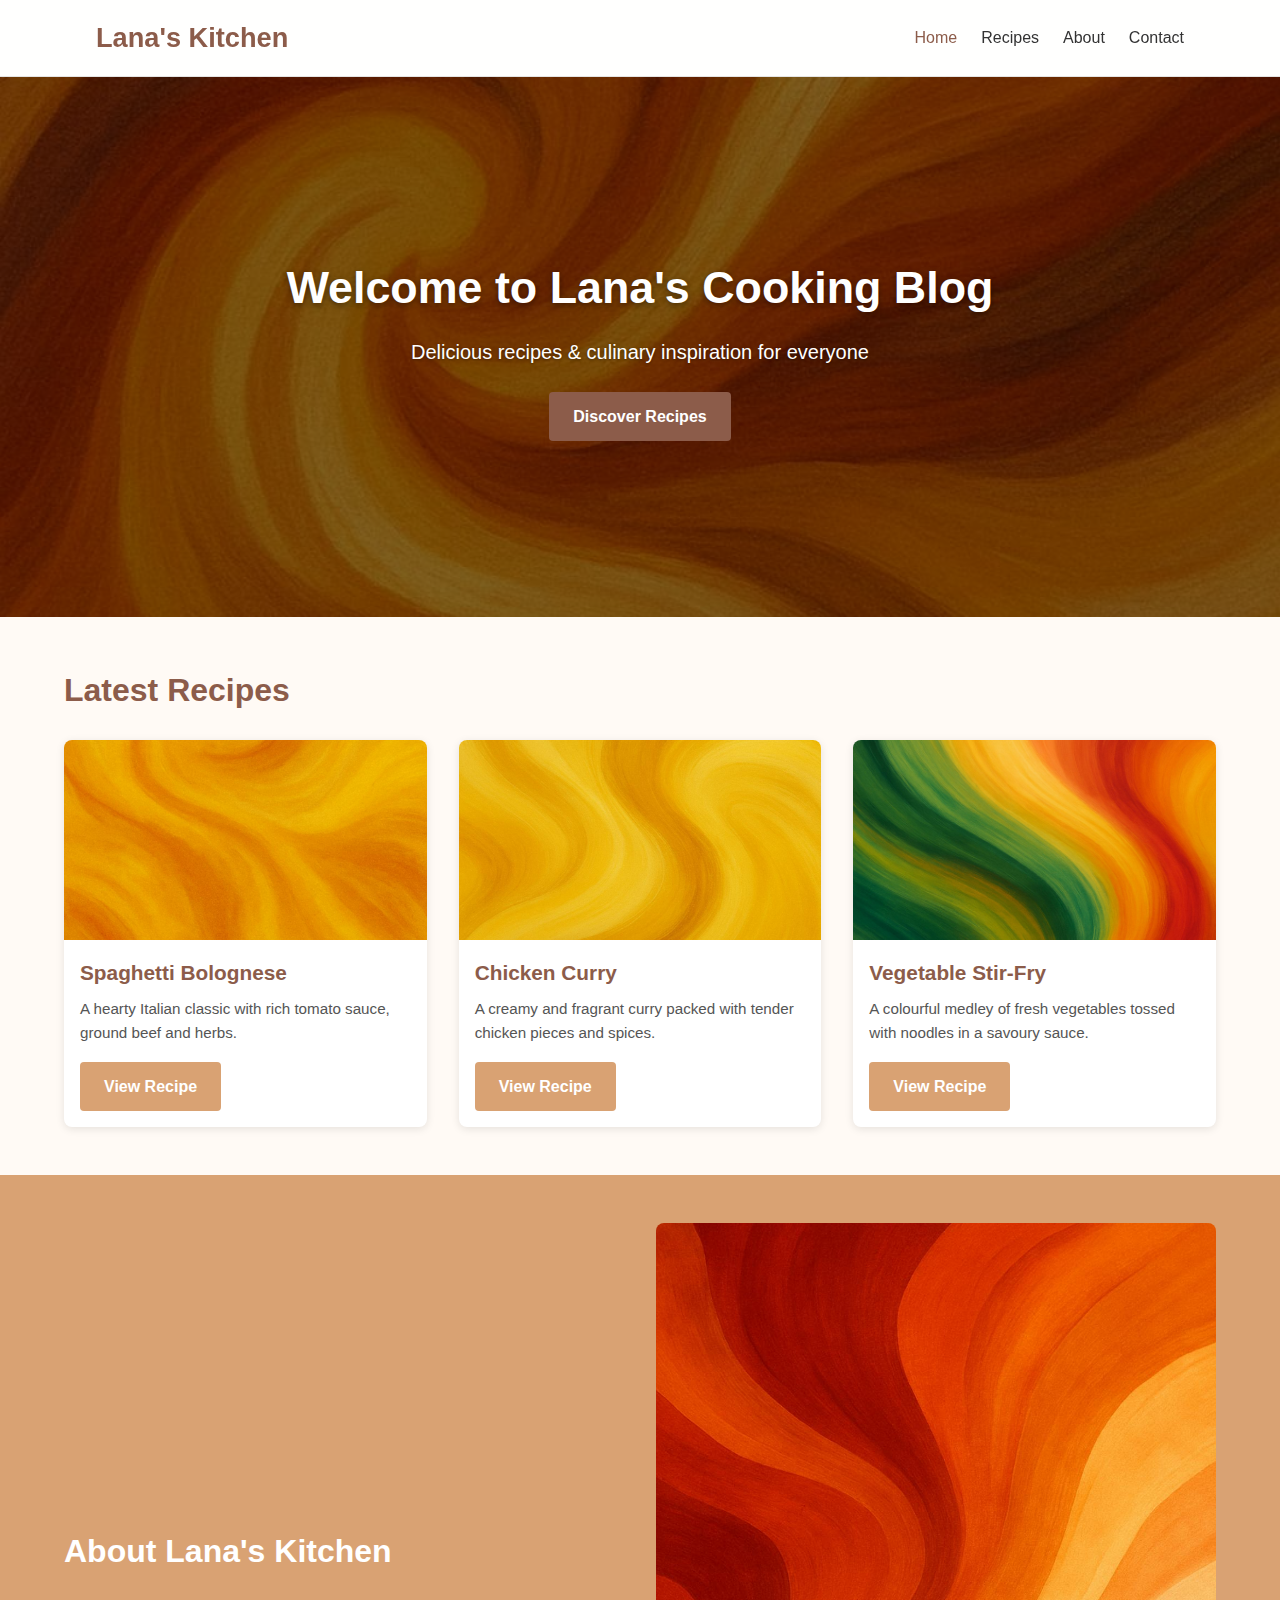
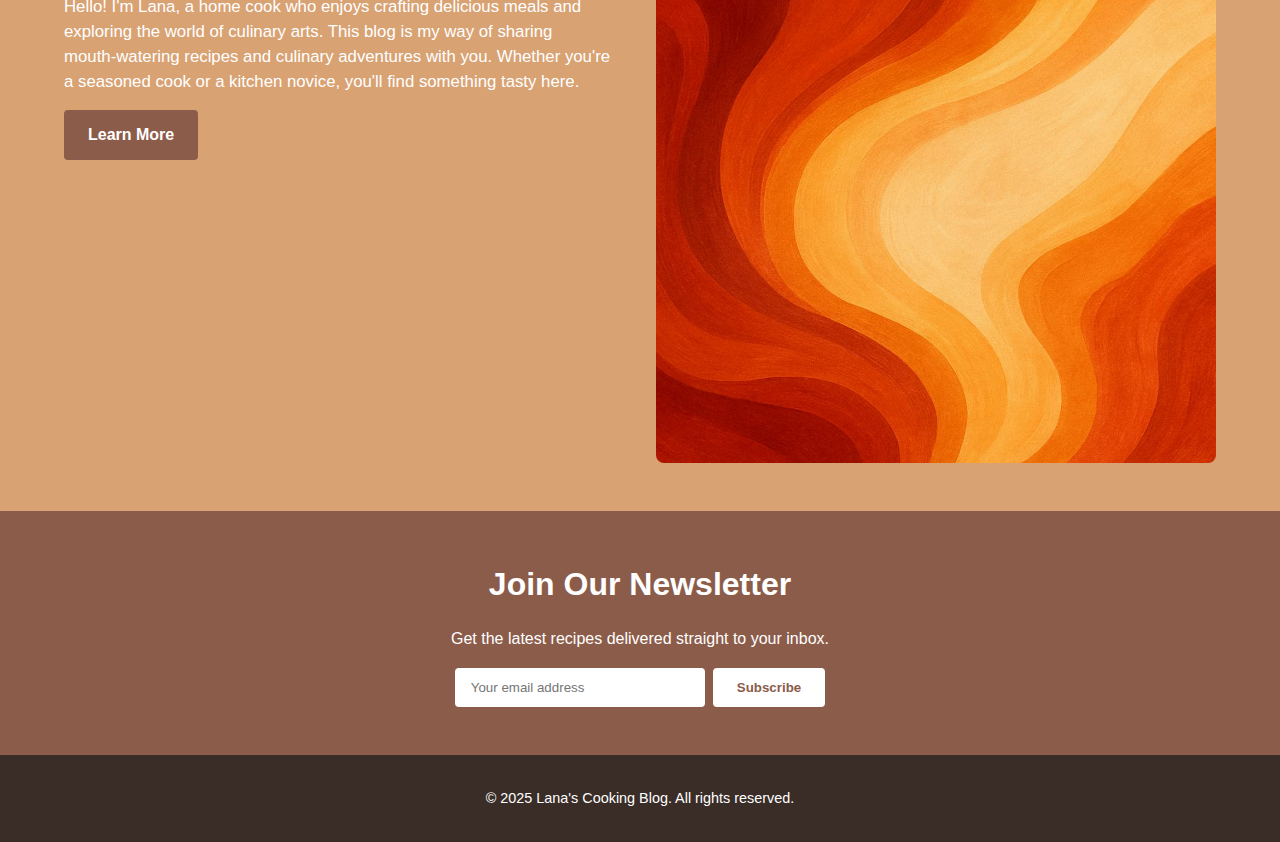
<file: index.html>
<!DOCTYPE html>
<html lang="en">
<head>
  <meta charset="UTF-8">
  <meta name="viewport" content="width=device-width, initial-scale=1.0">
  <title>Lana's Cooking Blog | Home</title>
  <link rel="stylesheet" href="style.css">
</head>
<body>
  <!-- Navigation bar -->
  <nav class="navbar">
    <div class="container">
      <a href="index.html" class="logo">Lana's Kitchen</a>
      <ul class="nav-menu">
        <li><a href="index.html" class="active">Home</a></li>
        <li><a href="recipes.html">Recipes</a></li>
        <li><a href="about.html">About</a></li>
        <li><a href="contact.html">Contact</a></li>
      </ul>
    </div>
  </nav>

  <!-- Hero section -->
  <header class="hero" style="background-image: url('images/hero.jpg');">
    <div class="hero-content">
      <h1>Welcome to Lana's Cooking Blog</h1>
      <p>Delicious recipes & culinary inspiration for everyone</p>
      <a href="recipes.html" class="btn">Discover Recipes</a>
    </div>
  </header>

  <!-- Latest Recipes section -->
  <section class="latest-recipes">
    <div class="container">
      <h2>Latest Recipes</h2>
      <div class="card-grid">
        <div class="card">
          <img src="images/spaghetti.jpg" alt="Spaghetti Bolognese">
          <div class="card-content">
            <h3>Spaghetti Bolognese</h3>
            <p>A hearty Italian classic with rich tomato sauce, ground beef and herbs.</p>
            <a href="spaghetti-bolognese.html" class="btn secondary">View Recipe</a>
          </div>
        </div>
        <div class="card">
          <img src="images/curry.jpg" alt="Chicken Curry">
          <div class="card-content">
            <h3>Chicken Curry</h3>
            <p>A creamy and fragrant curry packed with tender chicken pieces and spices.</p>
            <a href="chicken-curry.html" class="btn secondary">View Recipe</a>
          </div>
        </div>
        <div class="card">
          <img src="images/stirfry.jpg" alt="Vegetable Stir‑Fry">
          <div class="card-content">
            <h3>Vegetable Stir‑Fry</h3>
            <p>A colourful medley of fresh vegetables tossed with noodles in a savoury sauce.</p>
            <a href="vegetable-stir-fry.html" class="btn secondary">View Recipe</a>
          </div>
        </div>
      </div>
    </div>
  </section>

  <!-- About preview section -->
  <section class="about-preview">
    <div class="container about-preview-inner">
      <div class="about-text">
        <h2>About Lana's Kitchen</h2>
        <p>Hello! I'm Lana, a home cook who enjoys crafting delicious meals and exploring the world of culinary arts. This blog is my way of sharing mouth‑watering recipes and culinary adventures with you. Whether you're a seasoned cook or a kitchen novice, you'll find something tasty here.</p>
        <a href="about.html" class="btn">Learn More</a>
      </div>
      <div class="about-image">
        <img src="images/about.jpg" alt="About Lana's Kitchen">
      </div>
    </div>
  </section>

  <!-- Newsletter section -->
  <section class="newsletter">
    <div class="container">
      <h2>Join Our Newsletter</h2>
      <p>Get the latest recipes delivered straight to your inbox.</p>
      <form action="#" method="post" onsubmit="return false;">
        <input type="email" placeholder="Your email address" required>
        <button type="submit">Subscribe</button>
      </form>
    </div>
  </section>

  <!-- Footer -->
  <footer>
    <div class="container">
      <p>&copy; 2025 Lana's Cooking Blog. All rights reserved.</p>
    </div>
  </footer>
</body>
</html>
</file>
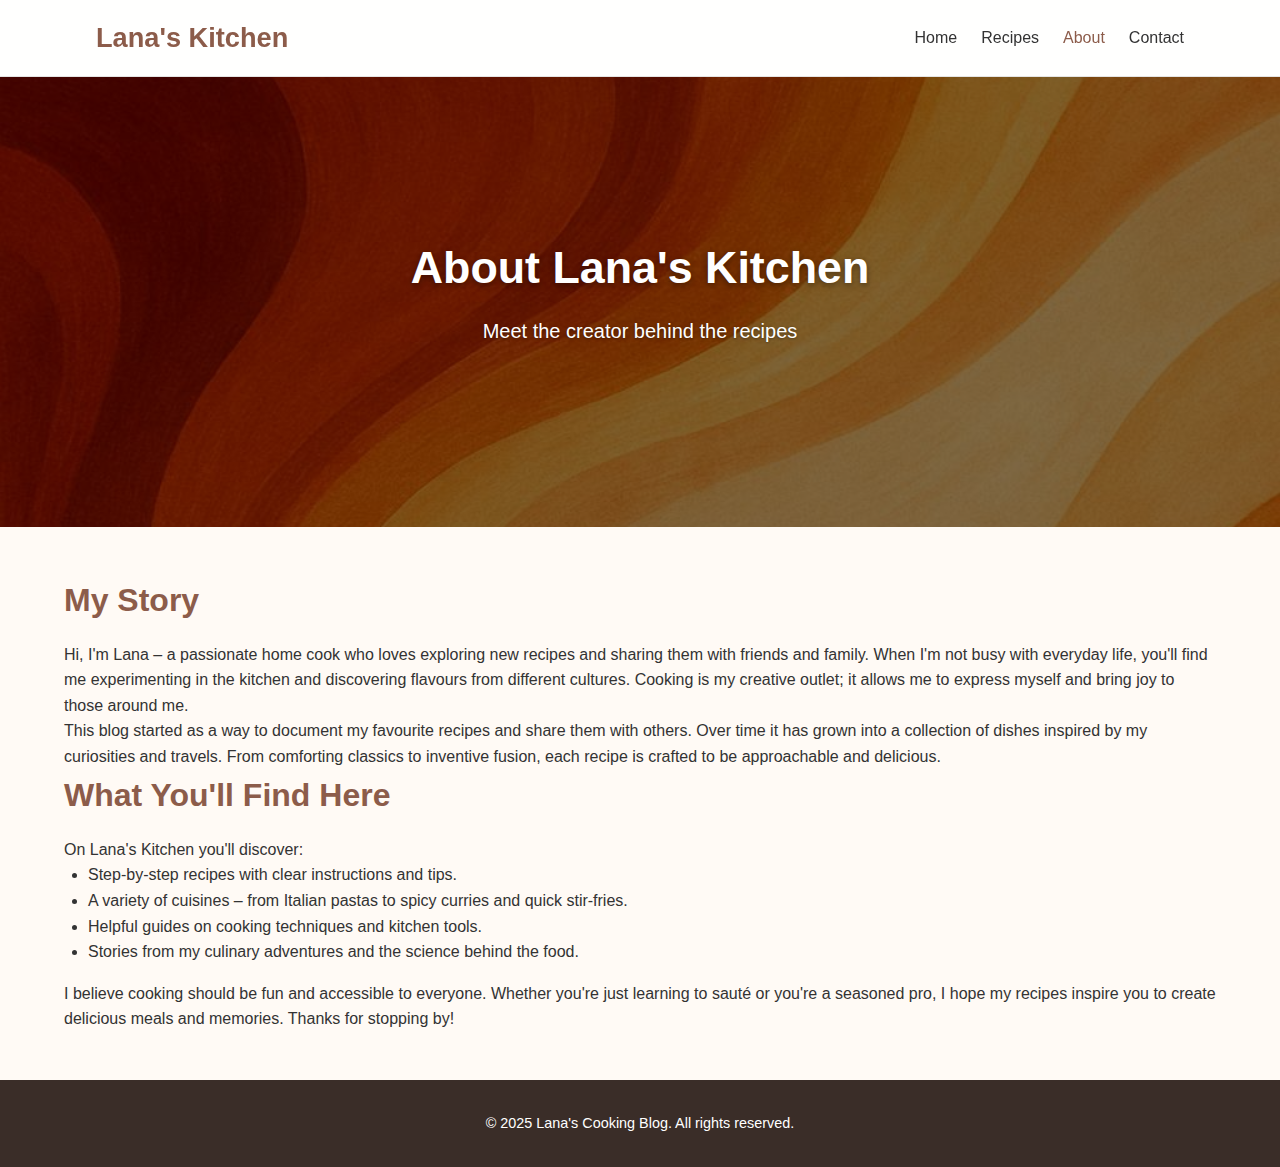
<file: about.html>
<!DOCTYPE html>
<html lang="en">
<head>
  <meta charset="UTF-8">
  <meta name="viewport" content="width=device-width, initial-scale=1.0">
  <title>Lana's Cooking Blog | About</title>
  <link rel="stylesheet" href="style.css">
</head>
<body>
  <nav class="navbar">
    <div class="container">
      <a href="index.html" class="logo">Lana's Kitchen</a>
      <ul class="nav-menu">
        <li><a href="index.html">Home</a></li>
        <li><a href="recipes.html">Recipes</a></li>
        <li><a href="about.html" class="active">About</a></li>
        <li><a href="contact.html">Contact</a></li>
      </ul>
    </div>
  </nav>

  <!-- About hero -->
  <header class="hero" style="background-image: url('images/about.jpg'); height: 50vh;">
    <div class="hero-content">
      <h1>About Lana's Kitchen</h1>
      <p>Meet the creator behind the recipes</p>
    </div>
  </header>

  <!-- About content -->
  <section>
    <div class="container">
      <h2>My Story</h2>
      <p>Hi, I'm Lana – a passionate home cook who loves exploring new recipes and sharing them with friends and family. When I'm not busy with everyday life, you'll find me experimenting in the kitchen and discovering flavours from different cultures. Cooking is my creative outlet; it allows me to express myself and bring joy to those around me.</p>
      <p>This blog started as a way to document my favourite recipes and share them with others. Over time it has grown into a collection of dishes inspired by my curiosities and travels. From comforting classics to inventive fusion, each recipe is crafted to be approachable and delicious.</p>

      <h2>What You'll Find Here</h2>
      <p>On Lana's Kitchen you'll discover:</p>
      <ul>
        <li>Step‑by‑step recipes with clear instructions and tips.</li>
        <li>A variety of cuisines – from Italian pastas to spicy curries and quick stir‑fries.</li>
        <li>Helpful guides on cooking techniques and kitchen tools.</li>
        <li>Stories from my culinary adventures and the science behind the food.</li>
      </ul>
      <p>I believe cooking should be fun and accessible to everyone. Whether you're just learning to sauté or you're a seasoned pro, I hope my recipes inspire you to create delicious meals and memories. Thanks for stopping by!</p>
    </div>
  </section>

  <!-- Footer -->
  <footer>
    <div class="container">
      <p>&copy; 2025 Lana's Cooking Blog. All rights reserved.</p>
    </div>
  </footer>
</body>
</html>
</file>
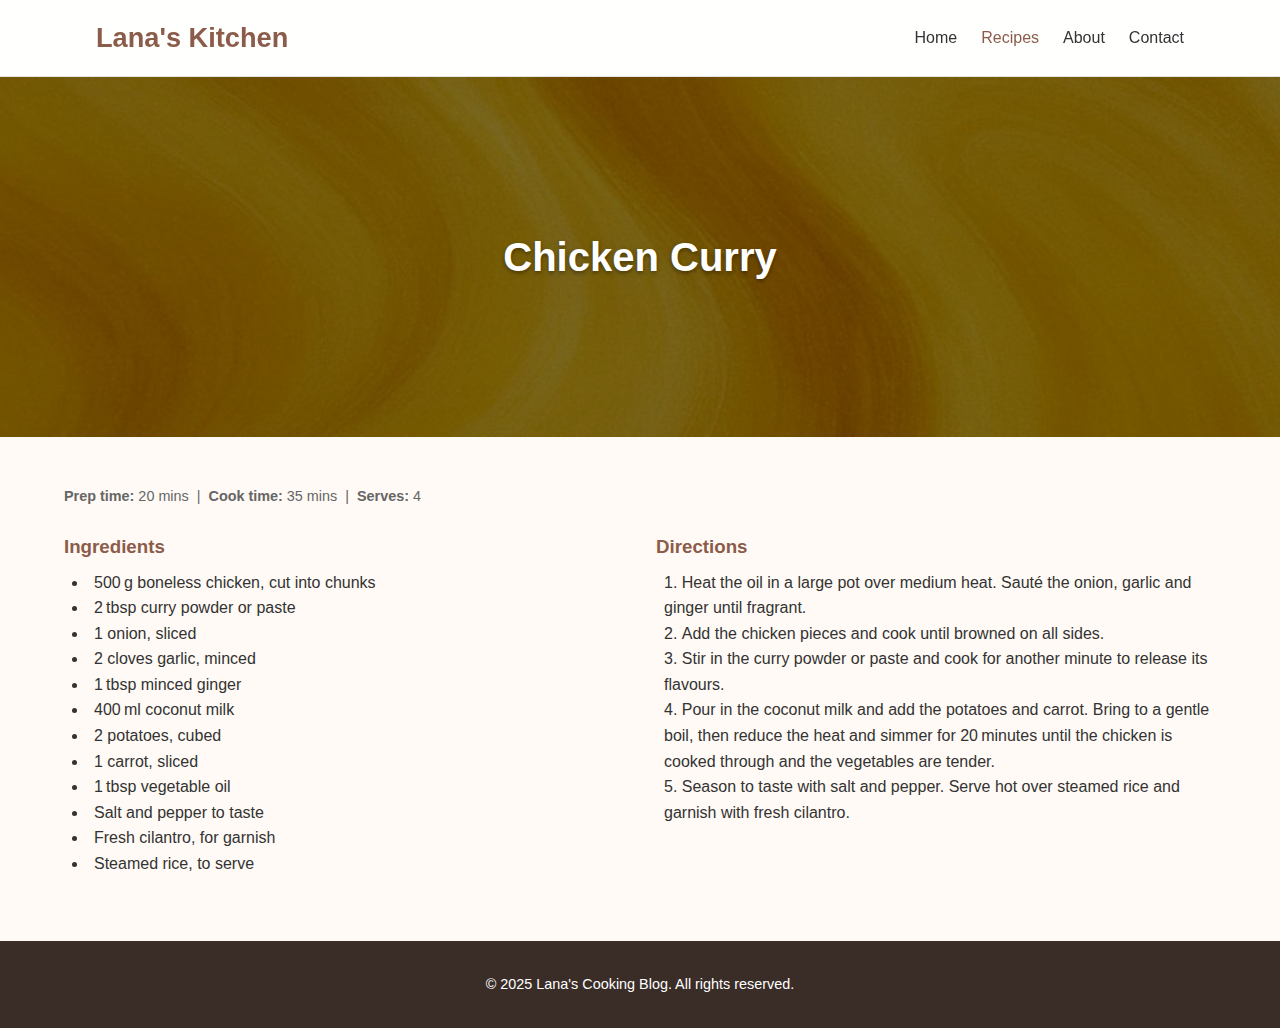
<file: chicken-curry.html>
<!DOCTYPE html>
<html lang="en">
<head>
  <meta charset="UTF-8">
  <meta name="viewport" content="width=device-width, initial-scale=1.0">
  <title>Chicken Curry Recipe | Lana's Cooking Blog</title>
  <link rel="stylesheet" href="style.css">
</head>
<body>
  <nav class="navbar">
    <div class="container">
      <a href="index.html" class="logo">Lana's Kitchen</a>
      <ul class="nav-menu">
        <li><a href="index.html">Home</a></li>
        <li><a href="recipes.html" class="active">Recipes</a></li>
        <li><a href="about.html">About</a></li>
        <li><a href="contact.html">Contact</a></li>
      </ul>
    </div>
  </nav>

  <!-- Recipe header -->
  <header class="recipe-header" style="background-image: url('images/curry.jpg');">
    <h1>Chicken Curry</h1>
  </header>

  <section class="recipe-content">
    <div class="container">
      <div class="recipe-meta">
        <p><strong>Prep time:</strong> 20 mins &nbsp;|&nbsp; <strong>Cook time:</strong> 35 mins &nbsp;|&nbsp; <strong>Serves:</strong> 4</p>
      </div>
      <div class="recipe-details">
        <div class="ingredients">
          <h3>Ingredients</h3>
          <ul>
            <li>500 g boneless chicken, cut into chunks</li>
            <li>2 tbsp curry powder or paste</li>
            <li>1 onion, sliced</li>
            <li>2 cloves garlic, minced</li>
            <li>1 tbsp minced ginger</li>
            <li>400 ml coconut milk</li>
            <li>2 potatoes, cubed</li>
            <li>1 carrot, sliced</li>
            <li>1 tbsp vegetable oil</li>
            <li>Salt and pepper to taste</li>
            <li>Fresh cilantro, for garnish</li>
            <li>Steamed rice, to serve</li>
          </ul>
        </div>
        <div class="steps">
          <h3>Directions</h3>
          <ol>
            <li>Heat the oil in a large pot over medium heat. Sauté the onion, garlic and ginger until fragrant.</li>
            <li>Add the chicken pieces and cook until browned on all sides.</li>
            <li>Stir in the curry powder or paste and cook for another minute to release its flavours.</li>
            <li>Pour in the coconut milk and add the potatoes and carrot. Bring to a gentle boil, then reduce the heat and simmer for 20 minutes until the chicken is cooked through and the vegetables are tender.</li>
            <li>Season to taste with salt and pepper. Serve hot over steamed rice and garnish with fresh cilantro.</li>
          </ol>
        </div>
      </div>
    </div>
  </section>

  <footer>
    <div class="container">
      <p>&copy; 2025 Lana's Cooking Blog. All rights reserved.</p>
    </div>
  </footer>
</body>
</html>
</file>
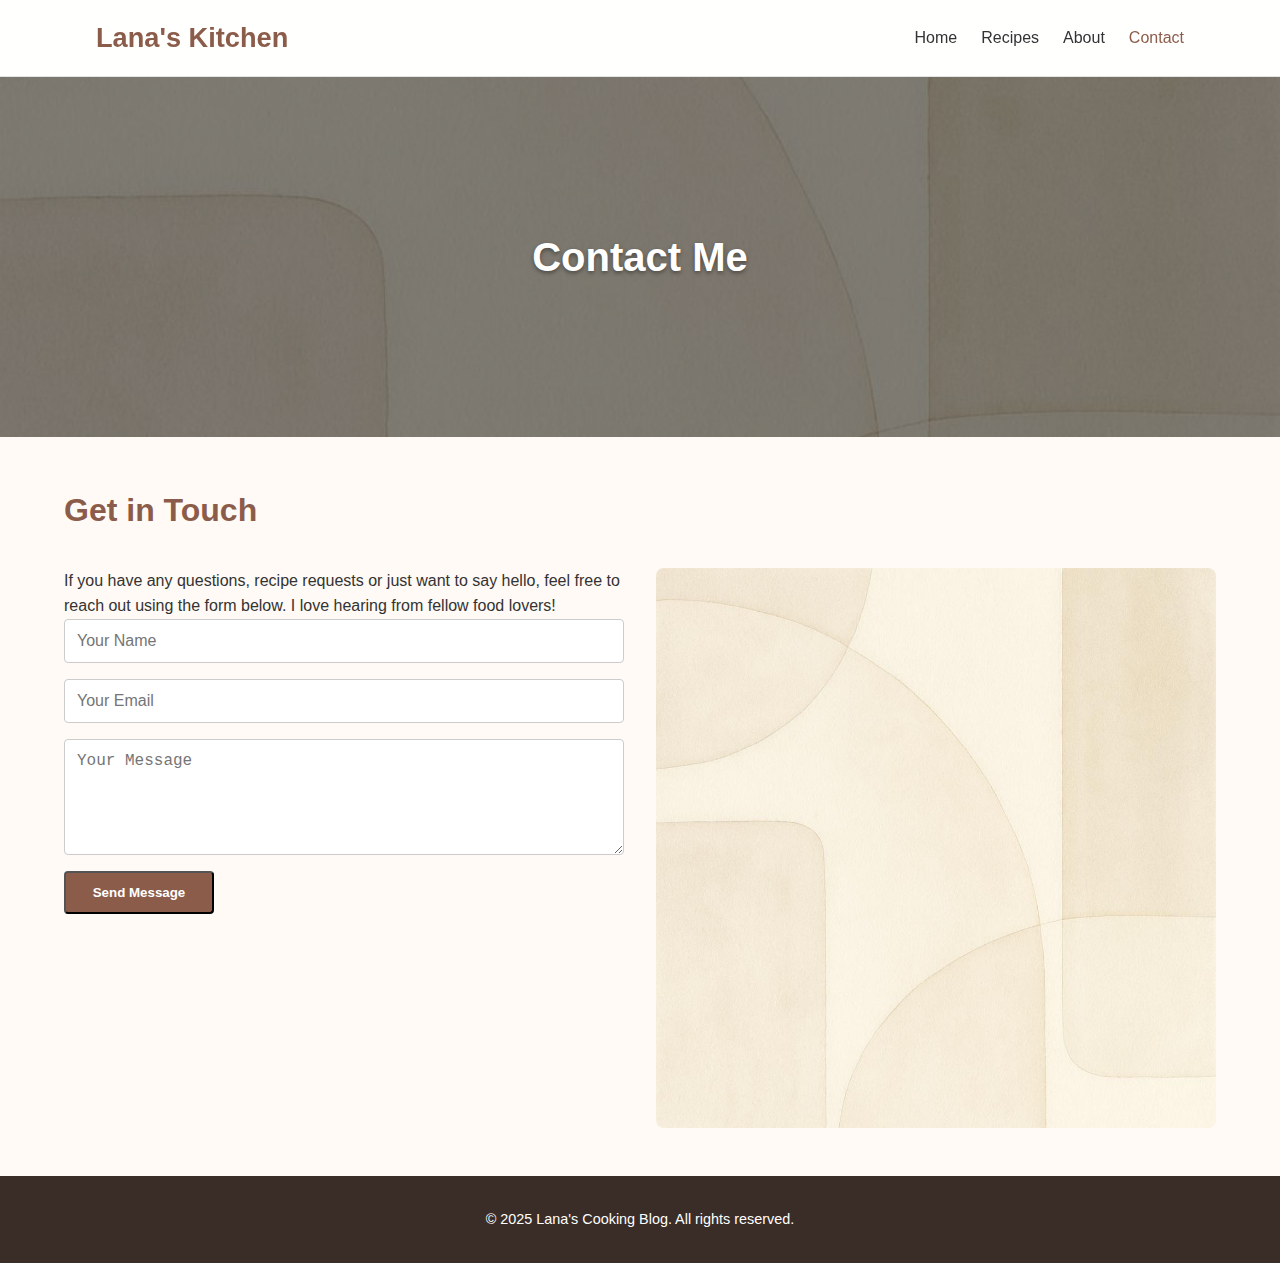
<file: contact.html>
<!DOCTYPE html>
<html lang="en">
<head>
  <meta charset="UTF-8">
  <meta name="viewport" content="width=device-width, initial-scale=1.0">
  <title>Lana's Cooking Blog | Contact</title>
  <link rel="stylesheet" href="style.css">
</head>
<body>
  <nav class="navbar">
    <div class="container">
      <a href="index.html" class="logo">Lana's Kitchen</a>
      <ul class="nav-menu">
        <li><a href="index.html">Home</a></li>
        <li><a href="recipes.html">Recipes</a></li>
        <li><a href="about.html">About</a></li>
        <li><a href="contact.html" class="active">Contact</a></li>
      </ul>
    </div>
  </nav>

  <!-- Contact hero -->
  <header class="contact-header" style="background-image: url('images/contact.jpg');">
    <h1>Contact Me</h1>
  </header>

  <!-- Contact section -->
  <section class="contact-section">
    <div class="container">
      <h2>Get in Touch</h2>
      <div class="contact-grid">
        <div class="contact-form">
          <p>If you have any questions, recipe requests or just want to say hello, feel free to reach out using the form below. I love hearing from fellow food lovers!</p>
          <form action="#" method="post" onsubmit="return false;">
            <input type="text" name="name" placeholder="Your Name" required>
            <input type="email" name="email" placeholder="Your Email" required>
            <textarea name="message" rows="5" placeholder="Your Message" required></textarea>
            <button type="submit" class="btn">Send Message</button>
          </form>
        </div>
        <div class="contact-image">
          <img src="images/contact.jpg" alt="Contact decorative">
        </div>
      </div>
    </div>
  </section>

  <footer>
    <div class="container">
      <p>&copy; 2025 Lana's Cooking Blog. All rights reserved.</p>
    </div>
  </footer>
</body>
</html>
</file>
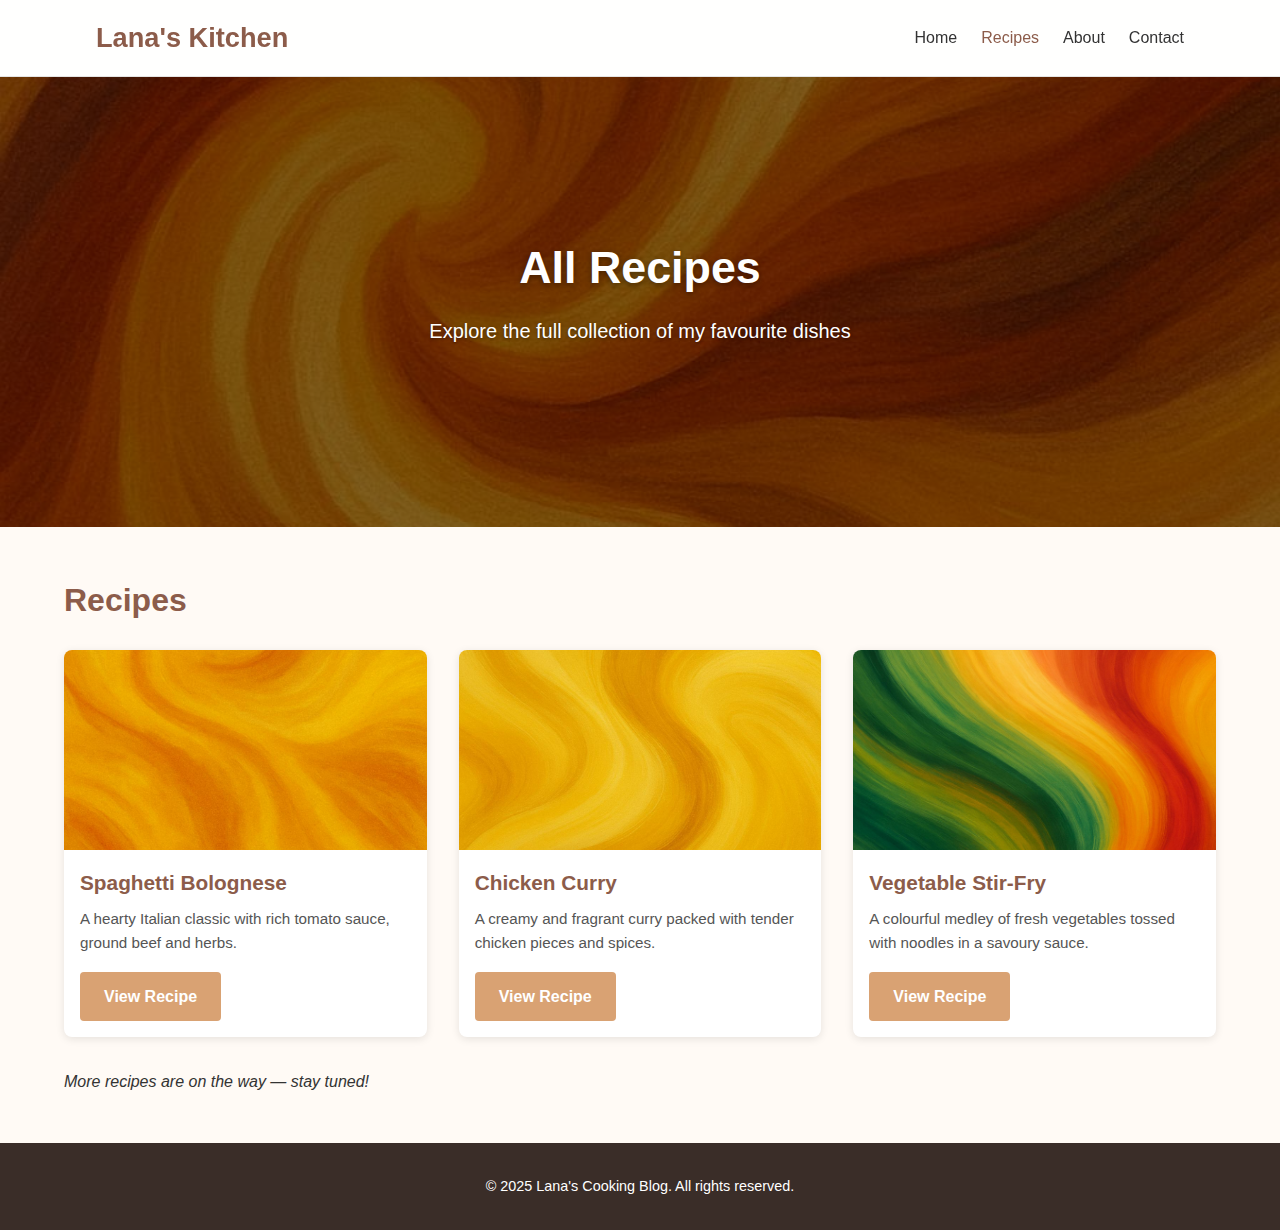
<file: recipes.html>
<!DOCTYPE html>
<html lang="en">
<head>
  <meta charset="UTF-8">
  <meta name="viewport" content="width=device-width, initial-scale=1.0">
  <title>Lana's Cooking Blog | Recipes</title>
  <link rel="stylesheet" href="style.css">
</head>
<body>
  <nav class="navbar">
    <div class="container">
      <a href="index.html" class="logo">Lana's Kitchen</a>
      <ul class="nav-menu">
        <li><a href="index.html">Home</a></li>
        <li><a href="recipes.html" class="active">Recipes</a></li>
        <li><a href="about.html">About</a></li>
        <li><a href="contact.html">Contact</a></li>
      </ul>
    </div>
  </nav>

  <!-- Recipes hero -->
  <header class="hero" style="background-image: url('images/hero.jpg'); height: 50vh;">
    <div class="hero-content">
      <h1>All Recipes</h1>
      <p>Explore the full collection of my favourite dishes</p>
    </div>
  </header>

  <!-- Recipes list -->
  <section>
    <div class="container">
      <h2>Recipes</h2>
      <div class="card-grid">
        <div class="card">
          <img src="images/spaghetti.jpg" alt="Spaghetti Bolognese">
          <div class="card-content">
            <h3>Spaghetti Bolognese</h3>
            <p>A hearty Italian classic with rich tomato sauce, ground beef and herbs.</p>
            <a href="spaghetti-bolognese.html" class="btn secondary">View Recipe</a>
          </div>
        </div>
        <div class="card">
          <img src="images/curry.jpg" alt="Chicken Curry">
          <div class="card-content">
            <h3>Chicken Curry</h3>
            <p>A creamy and fragrant curry packed with tender chicken pieces and spices.</p>
            <a href="chicken-curry.html" class="btn secondary">View Recipe</a>
          </div>
        </div>
        <div class="card">
          <img src="images/stirfry.jpg" alt="Vegetable Stir‑Fry">
          <div class="card-content">
            <h3>Vegetable Stir‑Fry</h3>
            <p>A colourful medley of fresh vegetables tossed with noodles in a savoury sauce.</p>
            <a href="vegetable-stir-fry.html" class="btn secondary">View Recipe</a>
          </div>
        </div>
      </div>
      <p style="margin-top:2rem; font-style: italic;">More recipes are on the way — stay tuned!</p>
    </div>
  </section>

  <footer>
    <div class="container">
      <p>&copy; 2025 Lana's Cooking Blog. All rights reserved.</p>
    </div>
  </footer>
</body>
</html>
</file>
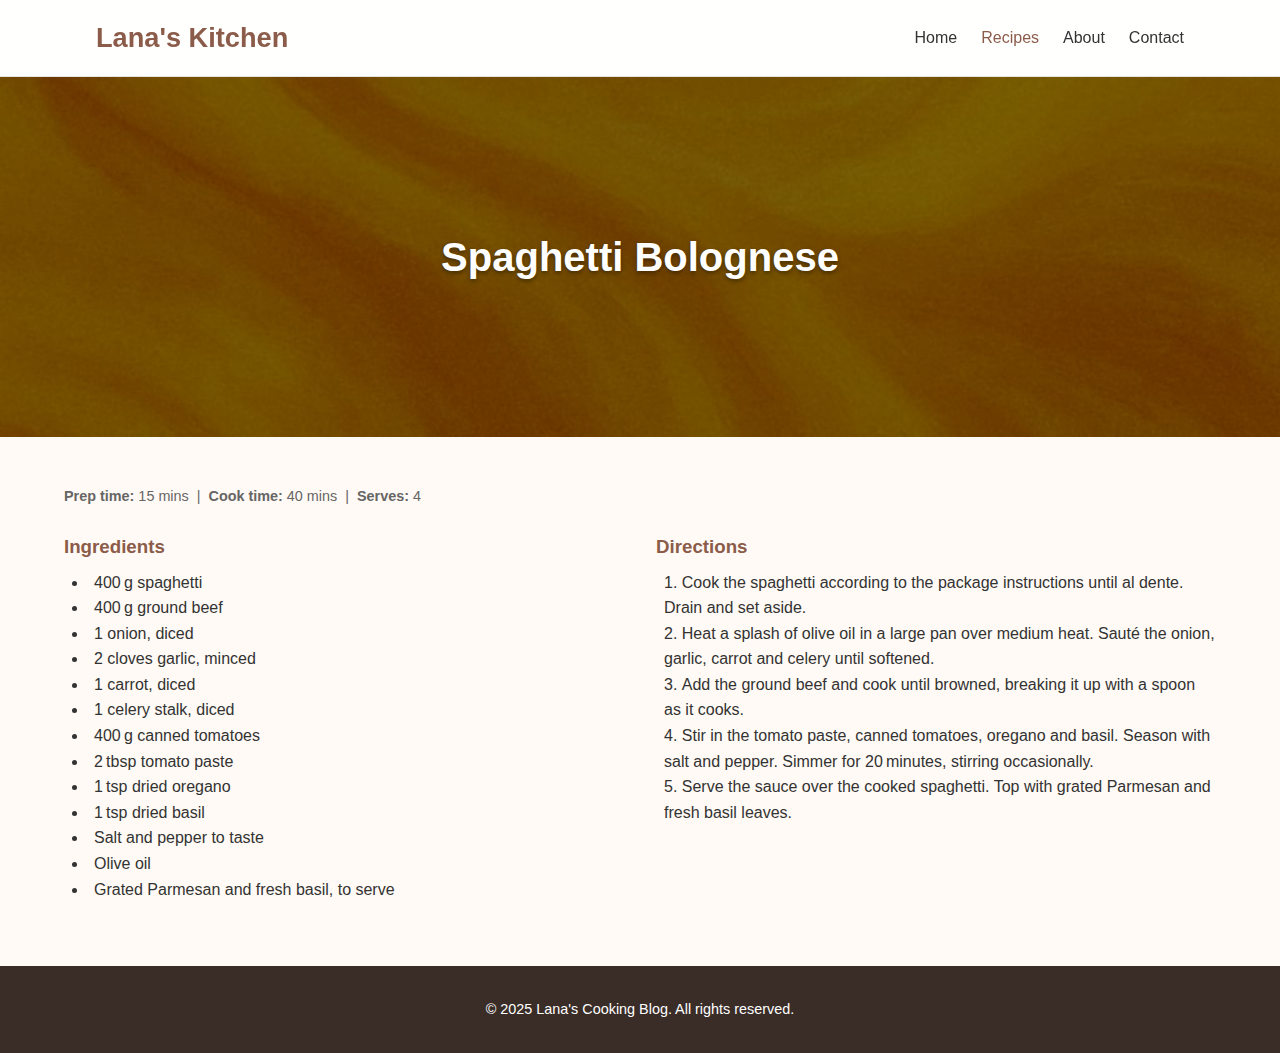
<file: spaghetti-bolognese.html>
<!DOCTYPE html>
<html lang="en">
<head>
  <meta charset="UTF-8">
  <meta name="viewport" content="width=device-width, initial-scale=1.0">
  <title>Spaghetti Bolognese Recipe | Lana's Cooking Blog</title>
  <link rel="stylesheet" href="style.css">
</head>
<body>
  <nav class="navbar">
    <div class="container">
      <a href="index.html" class="logo">Lana's Kitchen</a>
      <ul class="nav-menu">
        <li><a href="index.html">Home</a></li>
        <li><a href="recipes.html" class="active">Recipes</a></li>
        <li><a href="about.html">About</a></li>
        <li><a href="contact.html">Contact</a></li>
      </ul>
    </div>
  </nav>

  <!-- Recipe header -->
  <header class="recipe-header" style="background-image: url('images/spaghetti.jpg');">
    <h1>Spaghetti Bolognese</h1>
  </header>

  <section class="recipe-content">
    <div class="container">
      <div class="recipe-meta">
        <p><strong>Prep time:</strong> 15 mins &nbsp;|&nbsp; <strong>Cook time:</strong> 40 mins &nbsp;|&nbsp; <strong>Serves:</strong> 4</p>
      </div>
      <div class="recipe-details">
        <div class="ingredients">
          <h3>Ingredients</h3>
          <ul>
            <li>400 g spaghetti</li>
            <li>400 g ground beef</li>
            <li>1 onion, diced</li>
            <li>2 cloves garlic, minced</li>
            <li>1 carrot, diced</li>
            <li>1 celery stalk, diced</li>
            <li>400 g canned tomatoes</li>
            <li>2 tbsp tomato paste</li>
            <li>1 tsp dried oregano</li>
            <li>1 tsp dried basil</li>
            <li>Salt and pepper to taste</li>
            <li>Olive oil</li>
            <li>Grated Parmesan and fresh basil, to serve</li>
          </ul>
        </div>
        <div class="steps">
          <h3>Directions</h3>
          <ol>
            <li>Cook the spaghetti according to the package instructions until al dente. Drain and set aside.</li>
            <li>Heat a splash of olive oil in a large pan over medium heat. Sauté the onion, garlic, carrot and celery until softened.</li>
            <li>Add the ground beef and cook until browned, breaking it up with a spoon as it cooks.</li>
            <li>Stir in the tomato paste, canned tomatoes, oregano and basil. Season with salt and pepper. Simmer for 20 minutes, stirring occasionally.</li>
            <li>Serve the sauce over the cooked spaghetti. Top with grated Parmesan and fresh basil leaves.</li>
          </ol>
        </div>
      </div>
    </div>
  </section>

  <footer>
    <div class="container">
      <p>&copy; 2025 Lana's Cooking Blog. All rights reserved.</p>
    </div>
  </footer>
</body>
</html>
</file>
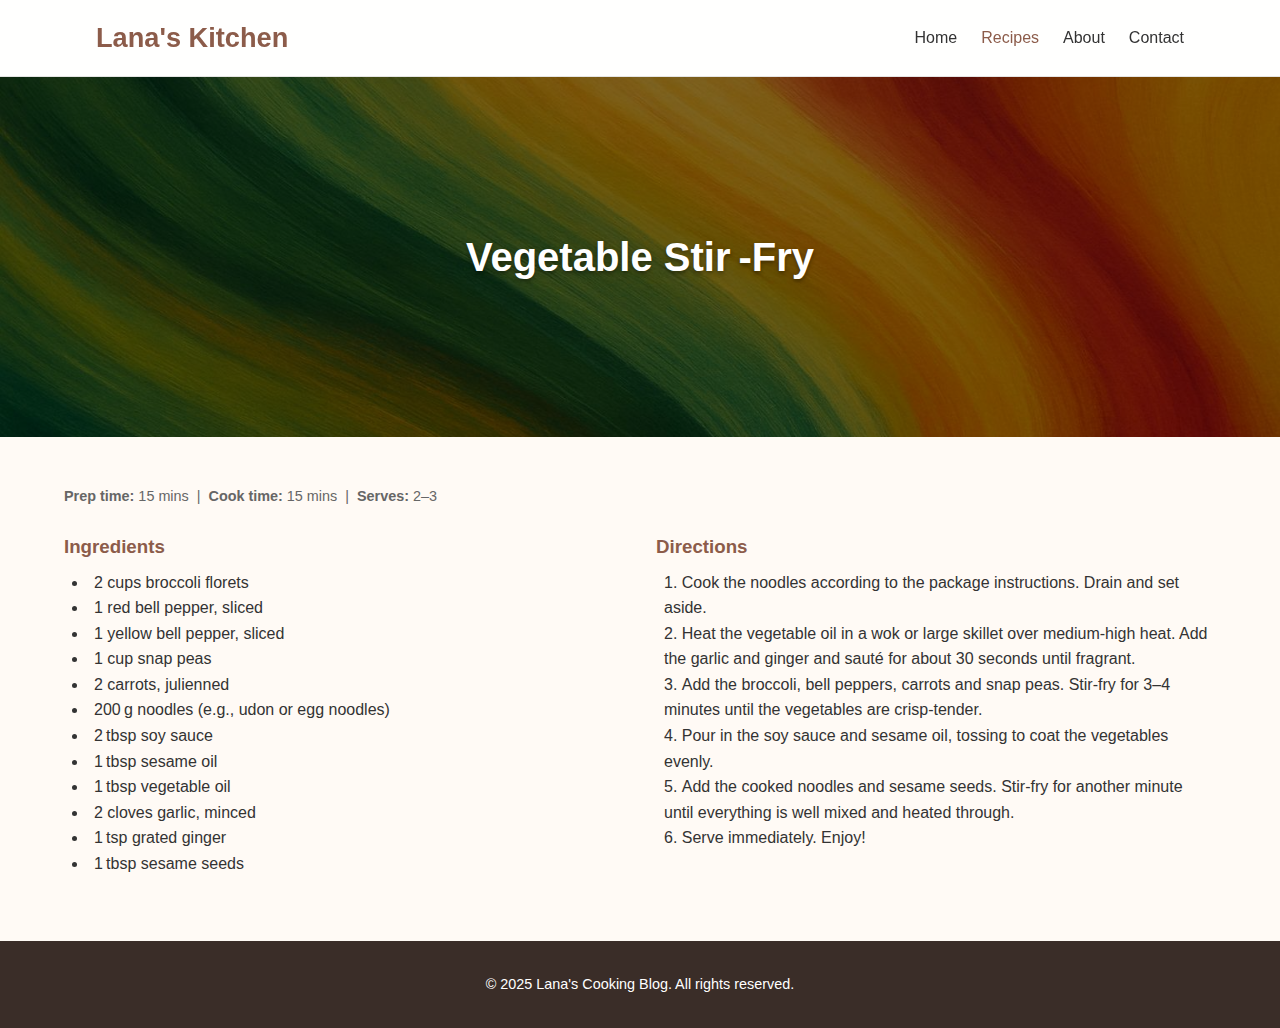
<file: vegetable-stir-fry.html>
<!DOCTYPE html>
<html lang="en">
<head>
  <meta charset="UTF-8">
  <meta name="viewport" content="width=device-width, initial-scale=1.0">
  <title>Vegetable Stir -Fry Recipe | Lana's Cooking Blog</title>
  <link rel="stylesheet" href="style.css">
</head>
<body>
  <nav class="navbar">
    <div class="container">
      <a href="index.html" class="logo">Lana's Kitchen</a>
      <ul class="nav-menu">
        <li><a href="index.html">Home</a></li>
        <li><a href="recipes.html" class="active">Recipes</a></li>
        <li><a href="about.html">About</a></li>
        <li><a href="contact.html">Contact</a></li>
      </ul>
    </div>
  </nav>

  <!-- Recipe header -->
  <header class="recipe-header" style="background-image: url('images/stirfry.jpg');">
    <h1>Vegetable Stir -Fry</h1>
  </header>

  <section class="recipe-content">
    <div class="container">
      <div class="recipe-meta">
        <p><strong>Prep time:</strong> 15 mins &nbsp;|&nbsp; <strong>Cook time:</strong> 15 mins &nbsp;|&nbsp; <strong>Serves:</strong> 2–3</p>
      </div>
      <div class="recipe-details">
        <div class="ingredients">
          <h3>Ingredients</h3>
          <ul>
            <li>2 cups broccoli florets</li>
            <li>1 red bell pepper, sliced</li>
            <li>1 yellow bell pepper, sliced</li>
            <li>1 cup snap peas</li>
            <li>2 carrots, julienned</li>
            <li>200 g noodles (e.g., udon or egg noodles)</li>
            <li>2 tbsp soy sauce</li>
            <li>1 tbsp sesame oil</li>
            <li>1 tbsp vegetable oil</li>
            <li>2 cloves garlic, minced</li>
            <li>1 tsp grated ginger</li>
            <li>1 tbsp sesame seeds</li>
          </ul>
        </div>
        <div class="steps">
          <h3>Directions</h3>
          <ol>
            <li>Cook the noodles according to the package instructions. Drain and set aside.</li>
            <li>Heat the vegetable oil in a wok or large skillet over medium‑high heat. Add the garlic and ginger and sauté for about 30 seconds until fragrant.</li>
            <li>Add the broccoli, bell peppers, carrots and snap peas. Stir‑fry for 3–4 minutes until the vegetables are crisp‑tender.</li>
            <li>Pour in the soy sauce and sesame oil, tossing to coat the vegetables evenly.</li>
            <li>Add the cooked noodles and sesame seeds. Stir‑fry for another minute until everything is well mixed and heated through.</li>
            <li>Serve immediately. Enjoy!</li>
          </ol>
        </div>
      </div>
    </div>
  </section>

  <footer>
    <div class="container">
      <p>&copy; 2025 Lana's Cooking Blog. All rights reserved.</p>
    </div>
  </footer>
</body>
</html>
</file>
<file: style.css>
/*
 * Global styles for Lana's Cooking Blog
 *
 * The colour palette uses warm, earthy tones inspired by wood and spice to
 * create an inviting atmosphere. Sections are clearly separated and
 * responsive so the site looks great on phones, tablets and desktops.
 */

/* Reset some default browser behaviour */
*, *::before, *::after {
  box-sizing: border-box;
  margin: 0;
  padding: 0;
}

html, body {
  height: 100%;
}

body {
  font-family: 'Segoe UI', Tahoma, Geneva, Verdana, sans-serif;
  background-color: #fffaf5;
  color: #333;
  line-height: 1.6;
}

a {
  color: inherit;
  text-decoration: none;
}

img {
  max-width: 100%;
  height: auto;
  display: block;
}

/* Navigation bar */
.navbar {
  background: rgba(255, 255, 255, 0.9);
  backdrop-filter: blur(6px);
  position: sticky;
  top: 0;
  width: 100%;
  z-index: 1000;
  border-bottom: 1px solid rgba(0, 0, 0, 0.1);
}

.navbar .container {
  display: flex;
  justify-content: space-between;
  align-items: center;
  padding: 1rem 2rem;
  max-width: 1200px;
  margin: 0 auto;
}

.logo {
  font-size: 1.7rem;
  font-weight: 700;
  color: #8c5c4a;
}

.nav-menu {
  list-style: none;
  display: flex;
  gap: 1.5rem;
}

.nav-menu a {
  font-weight: 500;
  color: #333;
  transition: color 0.3s ease;
}

.nav-menu a:hover,
.nav-menu a.active {
  color: #8c5c4a;
}

/* Hero section */
.hero {
  position: relative;
  height: 60vh;
  background-size: cover;
  background-position: center;
  display: flex;
  align-items: center;
  justify-content: center;
  color: #fff;
  text-align: center;
}

.hero::before {
  content: "";
  position: absolute;
  top: 0;
  left: 0;
  width: 100%;
  height: 100%;
  background: rgba(0, 0, 0, 0.5);
  z-index: 0;
}

.hero-content {
  position: relative;
  z-index: 1;
  max-width: 800px;
  padding: 0 1rem;
}

.hero-content h1 {
  font-size: 2.8rem;
  margin-bottom: 0.75rem;
  font-weight: 700;
  text-shadow: 0 2px 6px rgba(0, 0, 0, 0.4);
}

.hero-content p {
  font-size: 1.25rem;
  margin-bottom: 1.5rem;
  text-shadow: 0 1px 3px rgba(0, 0, 0, 0.4);
}

/* Buttons */
.btn {
  display: inline-block;
  background: #8c5c4a;
  color: #fff;
  padding: 0.75rem 1.5rem;
  border-radius: 4px;
  font-weight: 600;
  transition: background-color 0.3s ease;
}

.btn:hover {
  background-color: #6c4030;
}

.btn.secondary {
  background: #d9a273;
}

.btn.secondary:hover {
  background: #bf8357;
}

/* Containers & sections */
.container {
  width: 90%;
  max-width: 1200px;
  margin: 0 auto;
}

section {
  padding: 3rem 0;
}

h2 {
  font-size: 2rem;
  margin-bottom: 1rem;
  color: #8c5c4a;
}

/* Card grid for recipe previews */
.card-grid {
  display: grid;
  grid-template-columns: repeat(auto-fit, minmax(280px, 1fr));
  gap: 2rem;
  margin-top: 1.5rem;
}

.card {
  background: #ffffff;
  border-radius: 8px;
  box-shadow: 0 2px 8px rgba(0, 0, 0, 0.1);
  overflow: hidden;
  display: flex;
  flex-direction: column;
}

.card img {
  width: 100%;
  height: 200px;
  object-fit: cover;
}

.card-content {
  padding: 1rem;
  display: flex;
  flex-direction: column;
  justify-content: space-between;
  flex: 1;
}

.card-content h3 {
  font-size: 1.3rem;
  margin-bottom: 0.5rem;
  color: #8c5c4a;
}

.card-content p {
  flex-grow: 1;
  margin-bottom: 1rem;
  font-size: 0.95rem;
  color: #555;
}

.card-content .btn {
  align-self: flex-start;
}

/* About preview section on the home page */
.about-preview {
  background: #d9a273;
  color: #fff;
}

.about-preview-inner {
  display: flex;
  flex-wrap: wrap;
  align-items: center;
  gap: 2rem;
}

.about-text {
  flex: 1 1 300px;
}

.about-text h2 {
  color: #fff;
}

.about-text p {
  margin-bottom: 1rem;
  font-size: 1.05rem;
  line-height: 1.5;
}

.about-image {
  flex: 1 1 300px;
}

.about-image img {
  border-radius: 8px;
  width: 100%;
}

/* Newsletter */
.newsletter {
  background: #8c5c4a;
  color: #fff;
  text-align: center;
}

.newsletter h2 {
  color: #fff;
}

.newsletter form {
  margin-top: 1rem;
  display: flex;
  justify-content: center;
  flex-wrap: wrap;
  gap: 0.5rem;
}

.newsletter input[type="email"] {
  padding: 0.75rem 1rem;
  border: none;
  border-radius: 4px;
  width: 250px;
}

.newsletter button {
  padding: 0.75rem 1.5rem;
  border: none;
  border-radius: 4px;
  background: #fff;
  color: #8c5c4a;
  font-weight: 600;
  cursor: pointer;
  transition: background-color 0.3s ease;
}

.newsletter button:hover {
  background-color: #f5f5f5;
}

/* Footer */
footer {
  background: #3a2d28;
  color: #fff;
  padding: 2rem 0;
  font-size: 0.9rem;
  text-align: center;
}

/* Recipe detail pages */
.recipe-header {
  background-size: cover;
  background-position: center;
  height: 40vh;
  position: relative;
  display: flex;
  align-items: center;
  justify-content: center;
  color: #fff;
  text-align: center;
}

.recipe-header::before {
  content: "";
  position: absolute;
  top: 0;
  left: 0;
  width: 100%;
  height: 100%;
  background: rgba(0, 0, 0, 0.5);
}

.recipe-header h1 {
  position: relative;
  z-index: 1;
  font-size: 2.5rem;
  text-shadow: 0 2px 4px rgba(0, 0, 0, 0.4);
}

.recipe-content {
  padding: 3rem 0;
}

.recipe-content h2 {
  margin-bottom: 0.5rem;
}

.recipe-meta {
  margin-bottom: 1.5rem;
  color: #666;
  font-size: 0.9rem;
}

.recipe-details {
  display: flex;
  flex-wrap: wrap;
  gap: 2rem;
}

.ingredients, .steps {
  flex: 1 1 300px;
}

.ingredients ul {
  list-style: disc inside;
  margin-left: 0.5rem;
}

.steps ol {
  list-style: decimal inside;
  margin-left: 0.5rem;
}

.ingredients h3, .steps h3 {
  color: #8c5c4a;
  margin-bottom: 0.5rem;
}

/* Contact page */
.contact-section {
  padding: 3rem 0;
}

.contact-header {
  background-size: cover;
  background-position: center;
  height: 40vh;
  position: relative;
  display: flex;
  align-items: center;
  justify-content: center;
  color: #fff;
  text-align: center;
}

.contact-header::before {
  content: "";
  position: absolute;
  top: 0;
  left: 0;
  width: 100%;
  height: 100%;
  background: rgba(0, 0, 0, 0.5);
}

.contact-header h1 {
  position: relative;
  z-index: 1;
  font-size: 2.5rem;
  text-shadow: 0 2px 4px rgba(0, 0, 0, 0.4);
}

.contact-grid {
  display: flex;
  flex-wrap: wrap;
  gap: 2rem;
  margin-top: 2rem;
}

.contact-form {
  flex: 1 1 300px;
}

.contact-form form {
  display: flex;
  flex-direction: column;
  gap: 1rem;
}

.contact-form input,
.contact-form textarea {
  padding: 0.75rem;
  border: 1px solid #ccc;
  border-radius: 4px;
  font-size: 1rem;
  width: 100%;
}

.contact-form button {
  width: 150px;
  align-self: flex-start;
}

.contact-image {
  flex: 1 1 300px;
}

.contact-image img {
  width: 100%;
  border-radius: 8px;
}

/* Default list styling for content sections */
section ul, section ol {
  margin-left: 1.5rem;
  margin-bottom: 1rem;
}

/* Responsive tweaks */
@media (max-width: 768px) {
  .hero {
    height: 50vh;
  }
  .hero-content h1 {
    font-size: 2rem;
  }
  .hero-content p {
    font-size: 1rem;
  }
  .card img {
    height: 180px;
  }
  .recipe-header h1, .contact-header h1 {
    font-size: 2rem;
  }
}
</file>
